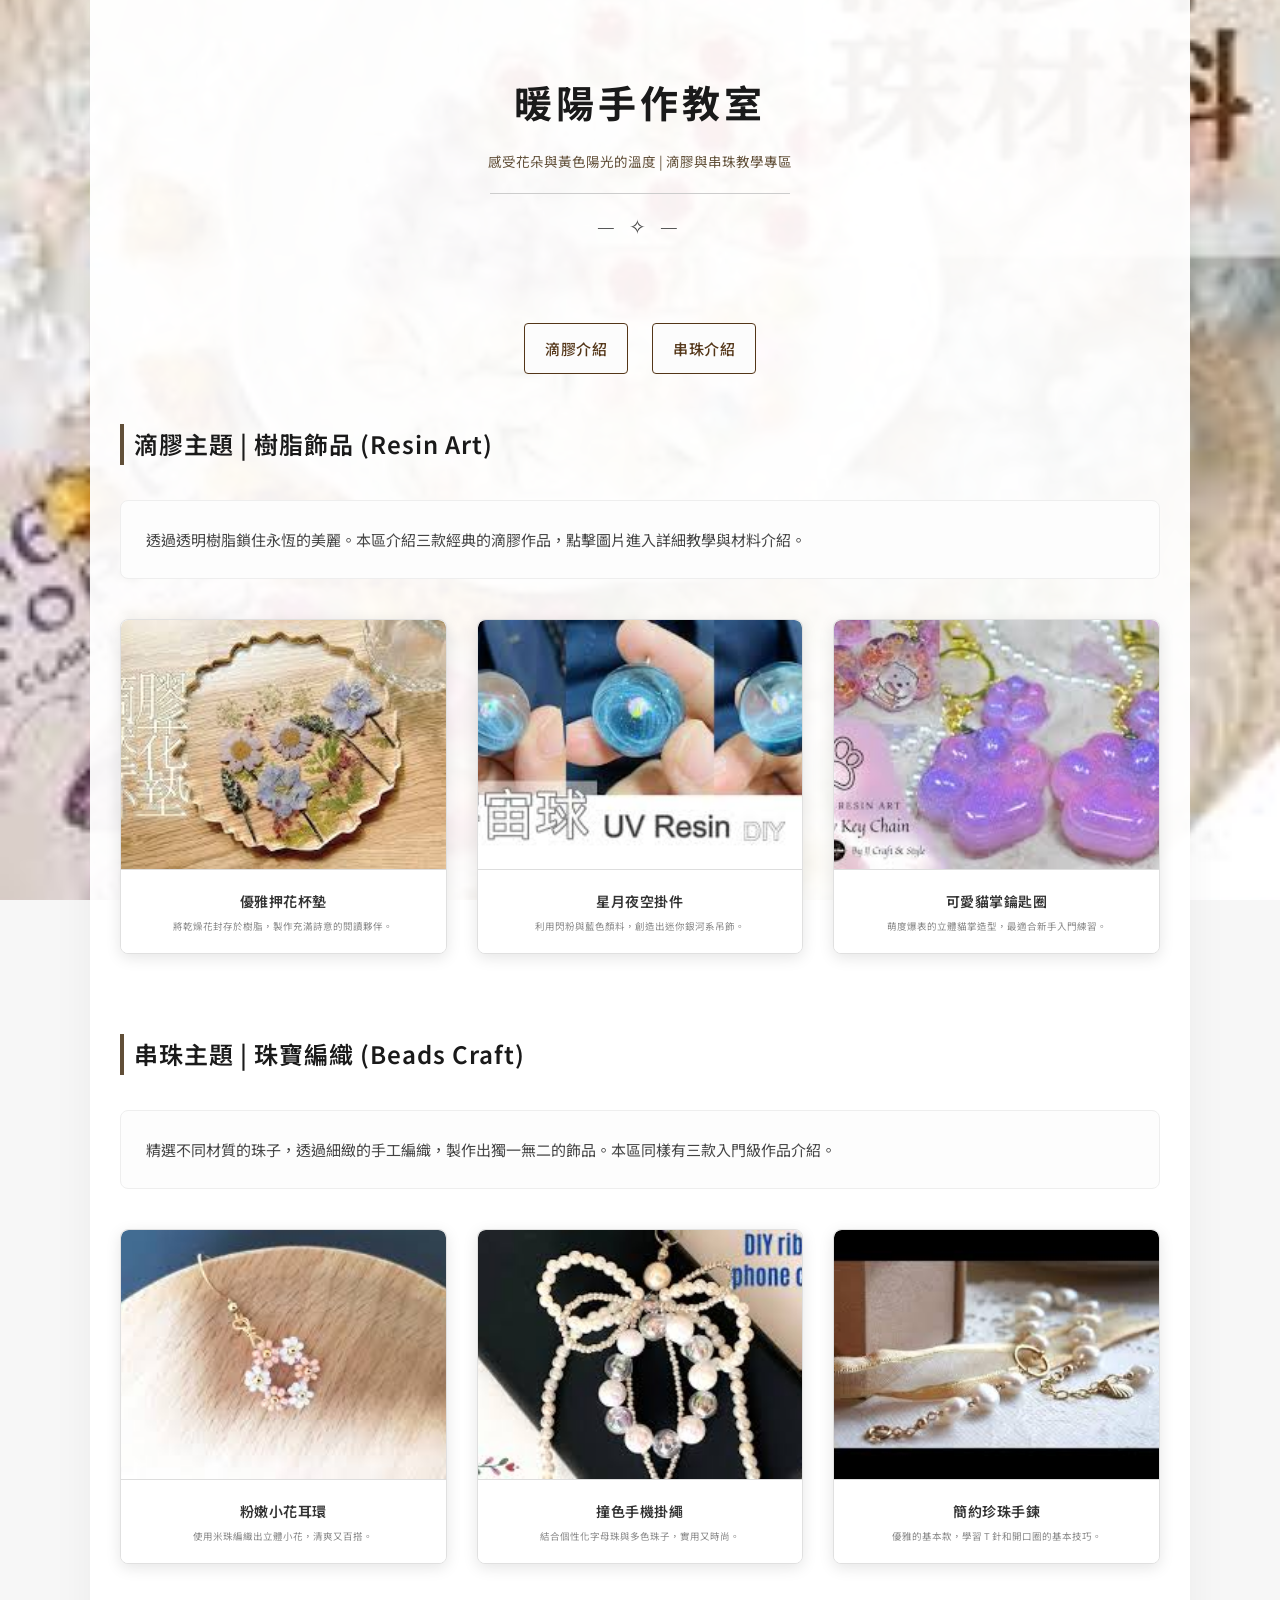
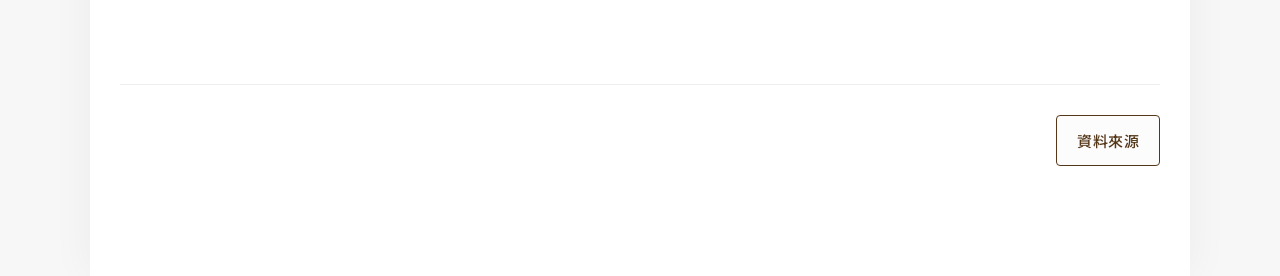
<file: index.html>
<!DOCTYPE html>
<html lang="zh-Hant">
<head>
    <meta charset="UTF-8" />
    <meta name="viewport" content="width=device-width, initial-scale=1.0" />
    <title>手作主題館 | 滴膠與串珠</title>
    <link href="https://fonts.googleapis.com/css2?family=Noto+Sans+TC:wght@300;400;500;700&display=swap" rel="stylesheet">
    
    <link rel="stylesheet" href="style.css"> 
</head>

<body>
    <div class="container">
        <header>
            <h1> 暖陽手作教室 </h1>
            <p>感受花朵與黃色陽光的溫度 | 滴膠與串珠教學專區</p>
        </header>

        <div style="text-align: center; margin-bottom: 50px;">
            <a href="#resin-section" class="menu-btn" style="margin-right: 20px;">滴膠介紹</a>
            <a href="#beads-section" class="menu-btn">串珠介紹</a>
			
        </div>

        <h2 id="resin-section" class="section-title">滴膠主題 | 樹脂飾品 (Resin Art)</h2>
        <p class="intro-text">
            透過透明樹脂鎖住永恆的美麗。本區介紹三款經典的滴膠作品，點擊圖片進入詳細教學與材料介紹。
        </p>

        <div class="gallery-grid">
            
            <a href="resin-bookmark.html" class="link-card">
               <div class="card-img-placeholder">
    <img src="[data-uri]" alt="押花書籤作品圖">
</div>
                <div class="card-info">
				
                    <h3>優雅押花杯墊</h3>
                    <p>將乾燥花封存於樹脂，製作充滿詩意的閱讀夥伴。</p>
                </div>
            </a>

            <a href="resin-moon.html" class="link-card">
               <div class="card-img-placeholder">
    <img src="[data-uri]" alt="押花書籤作品圖">
</div>
                <div class="card-info">
                    <h3>星月夜空掛件</h3>
                    <p>利用閃粉與藍色顏料，創造出迷你銀河系吊飾。</p>
                </div>
            </a>

            <a href="resin-catpaw.html" class="link-card">
               <div class="card-img-placeholder">
    <img src="[data-uri]" alt="押花書籤作品圖">
</div>
                <div class="card-info">
                    <h3>可愛貓掌鑰匙圈</h3>
                    <p>萌度爆表的立體貓掌造型，最適合新手入門練習。</p>
                </div>
            </a>

        </div>

        <div style="height: 80px;"></div> <h2 id="beads-section" class="section-title">串珠主題 | 珠寶編織 (Beads Craft)</h2>
        <p class="intro-text">
            精選不同材質的珠子，透過細緻的手工編織，製作出獨一無二的飾品。本區同樣有三款入門級作品介紹。
        </p>

        <div class="gallery-grid">
            
            <a href="beads-flower-earring.html" class="link-card">
                <div class="card-img-placeholder">
    <img src="[data-uri]" alt="押花書籤作品圖">
</div>
                <div class="card-info">
                    <h3>粉嫩小花耳環</h3>
                    <p>使用米珠編織出立體小花，清爽又百搭。</p>
                </div>
            </a>

            <a href="beads-phone-strap.html" class="link-card">
               <div class="card-img-placeholder">
    <img src="[data-uri]" alt="押花書籤作品圖">
</div>
                <div class="card-info">
                    <h3>撞色手機掛繩</h3>
                    <p>結合個性化字母珠與多色珠子，實用又時尚。</p>
                </div>
            </a>

            <a href="beads-pearl-bracelet.html" class="link-card">	
               <div class="card-img-placeholder">
    <img src="[data-uri]" alt="押花書籤作品圖">
</div>
                <div class="card-info">
                    <h3>簡約珍珠手鍊</h3>
                    <p>優雅的基本款，學習 T 針和開口圈的基本技巧。</p>
                </div>
            </a>

        </div>
		<footer class="footer-section" style="display: flex; justify-content: flex-end; margin-top: 120px; padding-bottom: 40px; border-top: 1px solid #eeeeee; padding-top: 30px; width: 100%;">
    <a href="references.html" class="menu-btn ref-corner-btn">資料來源</a>
</footer>
    </div>
    </div>
</body>
</html>
</file>
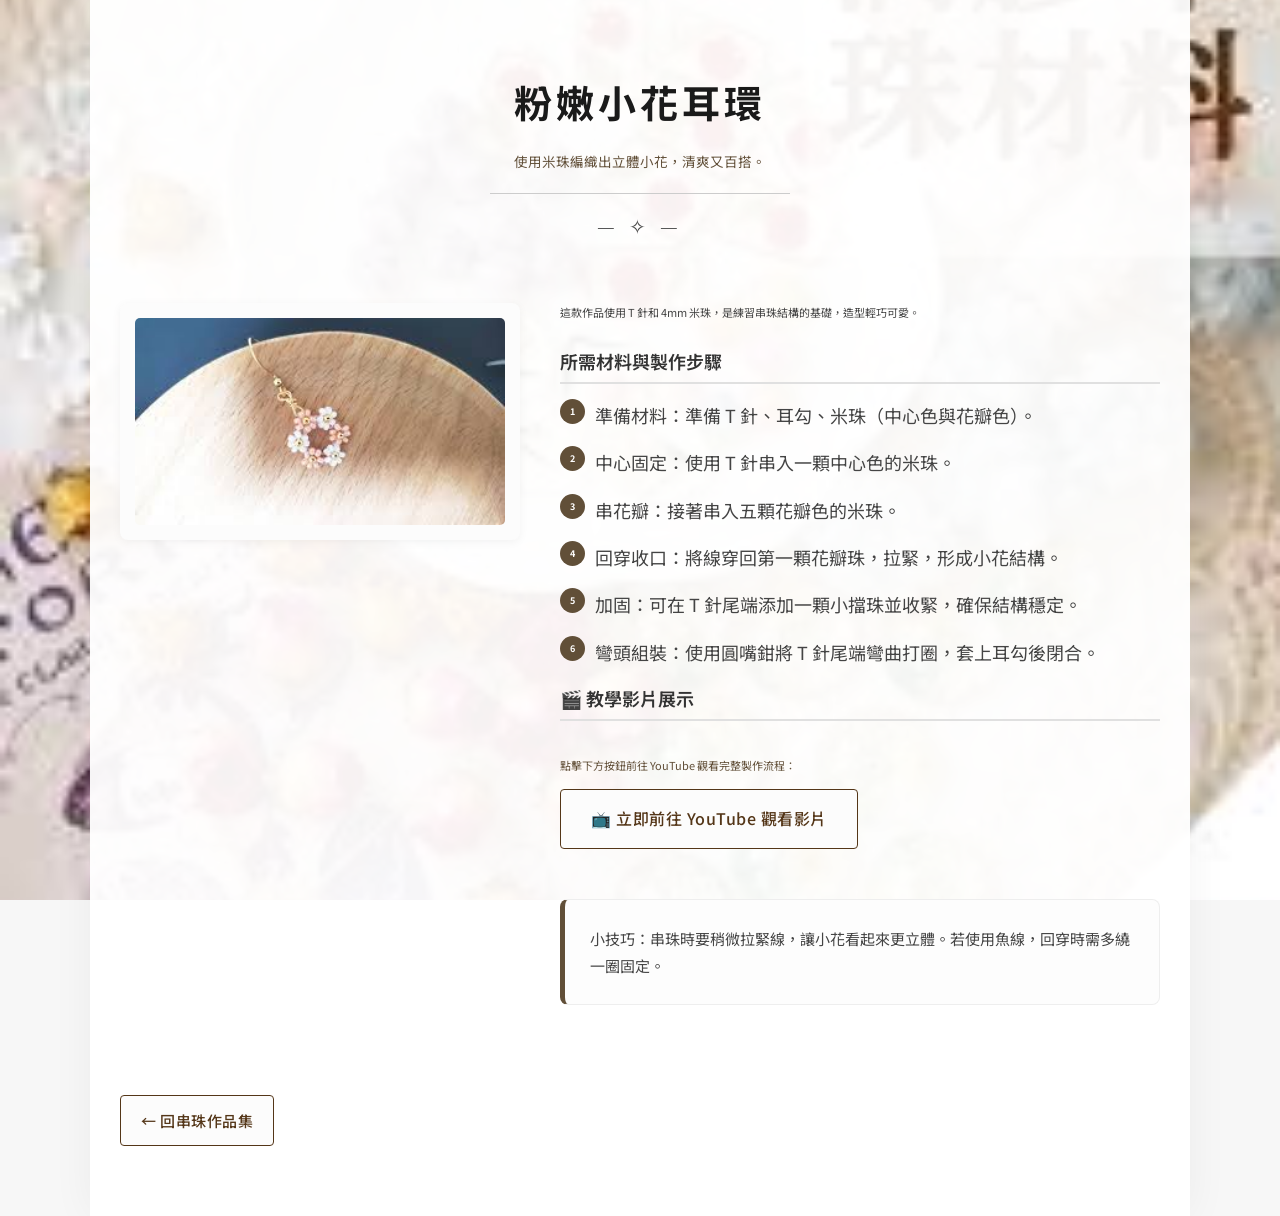
<file: beads-flower-earring.html>
<!DOCTYPE html>
<html lang="zh-Hant">
<head>
    <meta charset="UTF-8" />
    <meta name="viewport" content="width=device-width, initial-scale=1.0" />
    <title>串珠教學 | 粉嫩小花耳環</title>
    <link href="https://fonts.googleapis.com/css2?family=Noto+Sans+TC:wght@300;400;500;700&display=swap" rel="stylesheet">
    <link rel="stylesheet" href="style.css"> 
</head>
<body>
    <div class="container">
        <header style="margin-bottom: 30px;">
            <h1>粉嫩小花耳環</h1>
            <p>使用米珠編織出立體小花，清爽又百搭。</p>
        </header>

        <div class="detail-layout">
            <div class="image-col">
                <img src="[data-uri]" alt="粉嫩小花耳環成品圖">
            </div>

            <div class="content-col">
                <p style="margin-bottom: 25px; font-size: 1.1rem; color: #444;">
                    這款作品使用 T 針和 4mm 米珠，是練習串珠結構的基礎，造型輕巧可愛。
                </p>
                
                <h4>所需材料與製作步驟</h4>
                <ol>
                    <li>準備材料：準備 T 針、耳勾、米珠（中心色與花瓣色）。</li>
                    <li>中心固定：使用 T 針串入一顆中心色的米珠。</li>
                    <li>串花瓣：接著串入五顆花瓣色的米珠。</li>
                    <li>回穿收口：將線穿回第一顆花瓣珠，拉緊，形成小花結構。</li>
                    <li>加固：可在 T 針尾端添加一顆小擋珠並收緊，確保結構穩定。</li>
                    <li>彎頭組裝：使用圓嘴鉗將 T 針尾端彎曲打圈，套上耳勾後閉合。</li>
                </ol>
<div class="video-section">
    
   <div class="video-section">
    <h4>🎬 教學影片展示</h4>
    <div class="video-link-wrapper">
        <p style="margin-bottom: 15px; font-size: 1.1rem; color: #614f38;">點擊下方按鈕前往 YouTube 觀看完整製作流程：</p>
        
        <a href="https://youtu.be/4RYVJ918F64?si=jxewSCcVei2jNrDi" target="_blank" class="menu-btn video-btn">
            📺 立即前往 YouTube 觀看影片
        </a>
    </div>
</div>
</div>
                <div class="intro-text" style="margin-top: 30px; border-left: 5px solid #614f38;">
                    小技巧：串珠時要稍微拉緊線，讓小花看起來更立體。若使用魚線，回穿時需多繞一圈固定。
                </div>
            </div>
        </div>
        
        <a href="index.html#beads-section" class="menu-btn">← 回串珠作品集</a>
    </div>
</body>
</html>
</file>
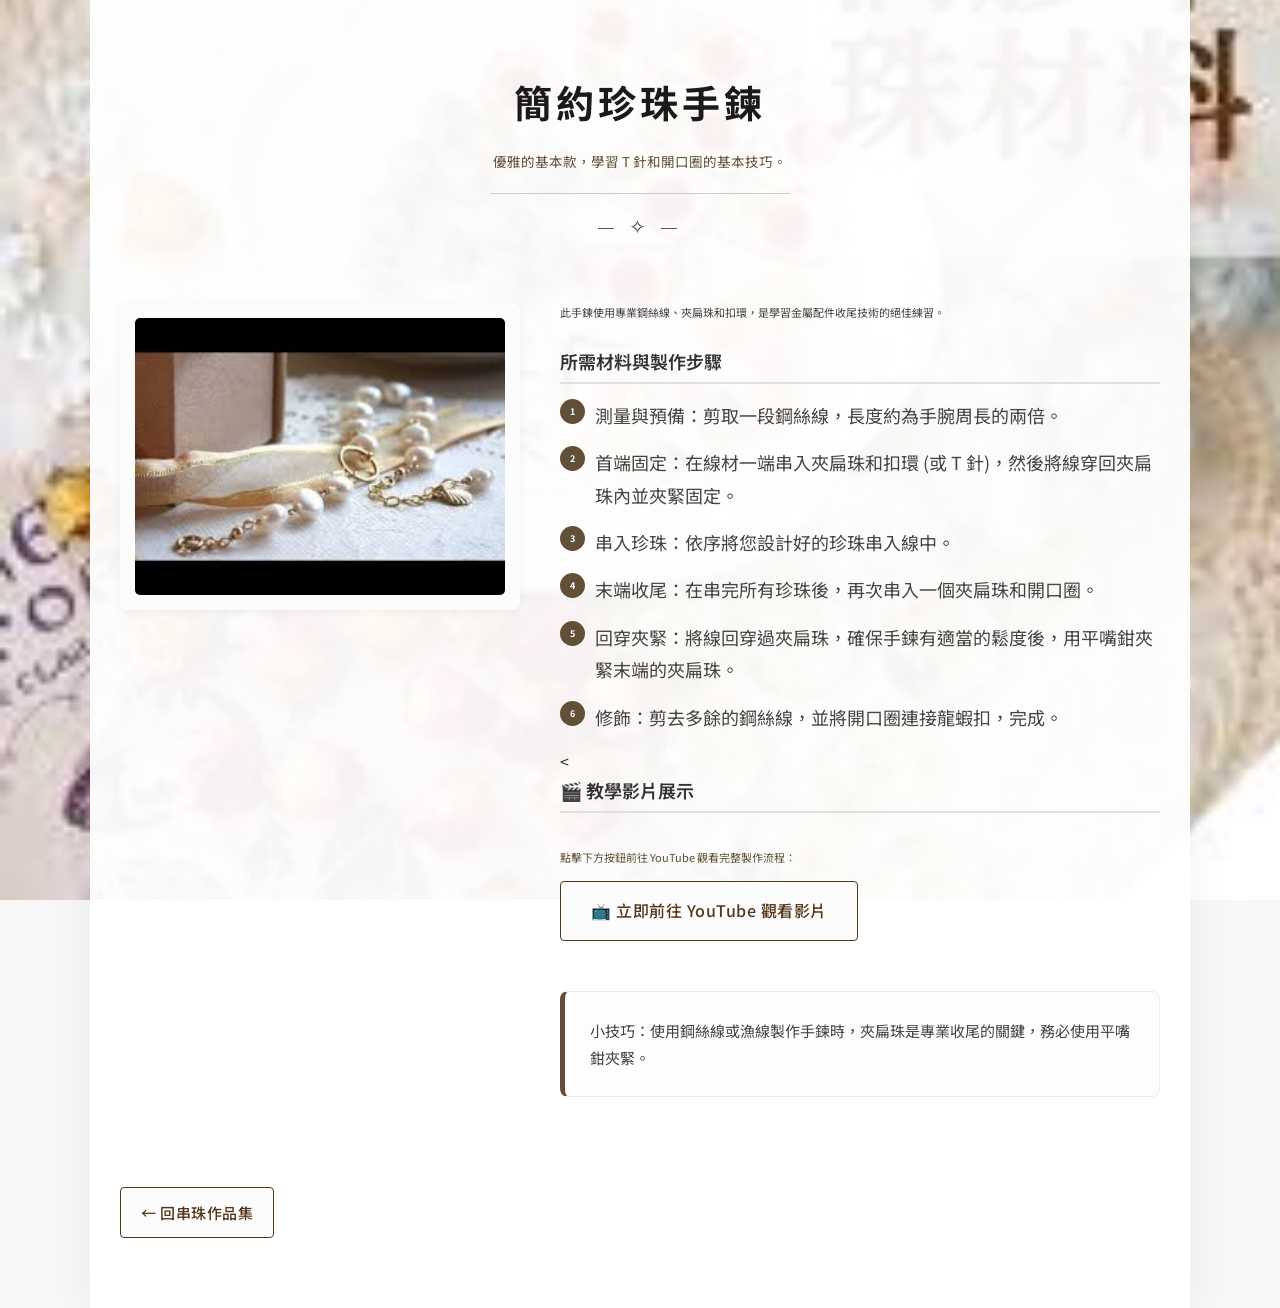
<file: beads-pearl-bracelet.html>
<!DOCTYPE html>
<html lang="zh-Hant">
<head>
    <meta charset="UTF-8" />
    <meta name="viewport" content="width=device-width, initial-scale=1.0" />
    <title>串珠教學 | 簡約珍珠手鍊</title>
    <link href="https://fonts.googleapis.com/css2?family=Noto+Sans+TC:wght@300;400;500;700&display=swap" rel="stylesheet">
    <link rel="stylesheet" href="style.css"> 
</head>
<body>
    <div class="container">
        <header style="margin-bottom: 30px;">
            <h1>簡約珍珠手鍊</h1>
            <p>優雅的基本款，學習 T 針和開口圈的基本技巧。</p>
        </header>

        <div class="detail-layout">
            <div class="image-col">
                <img src="[data-uri]" alt="簡約珍珠手鍊成品圖">
            </div>

            <div class="content-col">
                <p style="margin-bottom: 25px; font-size: 1.1rem; color: #444;">
                    此手鍊使用專業鋼絲線、夾扁珠和扣環，是學習金屬配件收尾技術的絕佳練習。
                </p>
                
                <h4>所需材料與製作步驟</h4>
                <ol>
                    <li>測量與預備：剪取一段鋼絲線，長度約為手腕周長的兩倍。</li>
                    <li>首端固定：在線材一端串入夾扁珠和扣環 (或 T 針)，然後將線穿回夾扁珠內並夾緊固定。</li>
                    <li>串入珍珠：依序將您設計好的珍珠串入線中。</li>
                    <li>末端收尾：在串完所有珍珠後，再次串入一個夾扁珠和開口圈。</li>
                    <li>回穿夾緊：將線回穿過夾扁珠，確保手鍊有適當的鬆度後，用平嘴鉗夾緊末端的夾扁珠。</li>
                    <li>修飾：剪去多餘的鋼絲線，並將開口圈連接龍蝦扣，完成。</li>
                </ol>
<div class="video-section">
    <
    <div class="video-section">
    <h4>🎬 教學影片展示</h4>
    <div class="video-link-wrapper">
        <p style="margin-bottom: 15px; font-size: 1.1rem; color: #614f38;">點擊下方按鈕前往 YouTube 觀看完整製作流程：</p>
        
        <a href="https://youtu.be/Ltup6cgF3T8?si=4Ou9iCifKHCEwput" target="_blank" class="menu-btn video-btn">
            📺 立即前往 YouTube 觀看影片
        </a>
    </div>
</div>
</div>
                <div class="intro-text" style="margin-top: 30px; border-left: 5px solid #614f38;">
                    小技巧：使用鋼絲線或漁線製作手鍊時，夾扁珠是專業收尾的關鍵，務必使用平嘴鉗夾緊。
                </div>
            </div>
        </div>
        
        <a href="index.html#beads-section" class="menu-btn">← 回串珠作品集</a>
    </div>
</body>
</html>
</file>
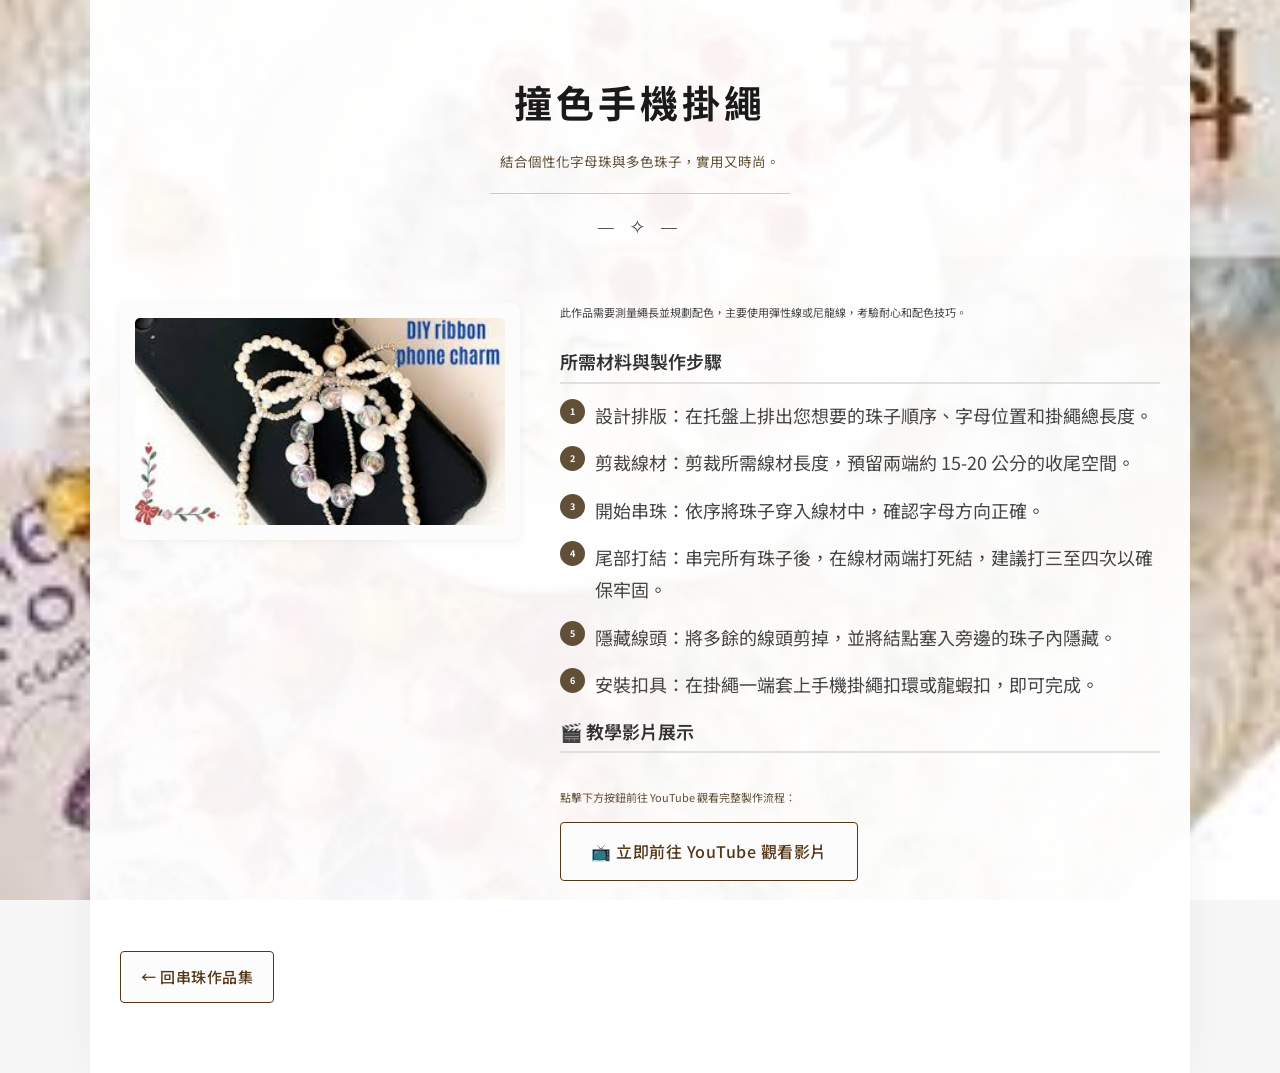
<file: beads-phone-strap.html>
<!DOCTYPE html>
<html lang="zh-Hant">
<head>
    <meta charset="UTF-8" />
    <meta name="viewport" content="width=device-width, initial-scale=1.0" />
    <title>串珠教學 | 撞色手機掛繩</title>
    <link href="https://fonts.googleapis.com/css2?family=Noto+Sans+TC:wght@300;400;500;700&display=swap" rel="stylesheet">
    <link rel="stylesheet" href="style.css"> 
</head>
<body>
    <div class="container">
        <header style="margin-bottom: 30px;">
            <h1>撞色手機掛繩</h1>
            <p>結合個性化字母珠與多色珠子，實用又時尚。</p>
        </header>

        <div class="detail-layout">
            <div class="image-col">
                <img src="[data-uri]" alt="撞色手機掛繩成品圖">
            </div>

            <div class="content-col">
                <p style="margin-bottom: 25px; font-size: 1.1rem; color: #444;">
                    此作品需要測量繩長並規劃配色，主要使用彈性線或尼龍線，考驗耐心和配色技巧。
                </p>
                
                <h4>所需材料與製作步驟</h4>
                <ol>
                    <li>設計排版：在托盤上排出您想要的珠子順序、字母位置和掛繩總長度。</li>
                    <li>剪裁線材：剪裁所需線材長度，預留兩端約 15-20 公分的收尾空間。</li>
                    <li>開始串珠：依序將珠子穿入線材中，確認字母方向正確。</li>
                    <li>尾部打結：串完所有珠子後，在線材兩端打死結，建議打三至四次以確保牢固。</li>
                    <li>隱藏線頭：將多餘的線頭剪掉，並將結點塞入旁邊的珠子內隱藏。</li>
                    <li>安裝扣具：在掛繩一端套上手機掛繩扣環或龍蝦扣，即可完成。</li>
                </ol>
				<div class="video-section">
    
   <div class="video-section">
    <h4>🎬 教學影片展示</h4>
    <div class="video-link-wrapper">
        <p style="margin-bottom: 15px; font-size: 1.1rem; color: #614f38;">點擊下方按鈕前往 YouTube 觀看完整製作流程：</p>
        
        <a href="https://youtu.be/x-xmSO4dxz0?si=LyqzGyNZPRtW6HY0" target="_blank" class="menu-btn video-btn">
            📺 立即前往 YouTube 觀看影片
        </a>
    </div>
</div>
</div>
            </div>
        </div>
        
        <a href="index.html#beads-section" class="menu-btn">← 回串珠作品集</a>
    </div>
</body>
</html>
</file>
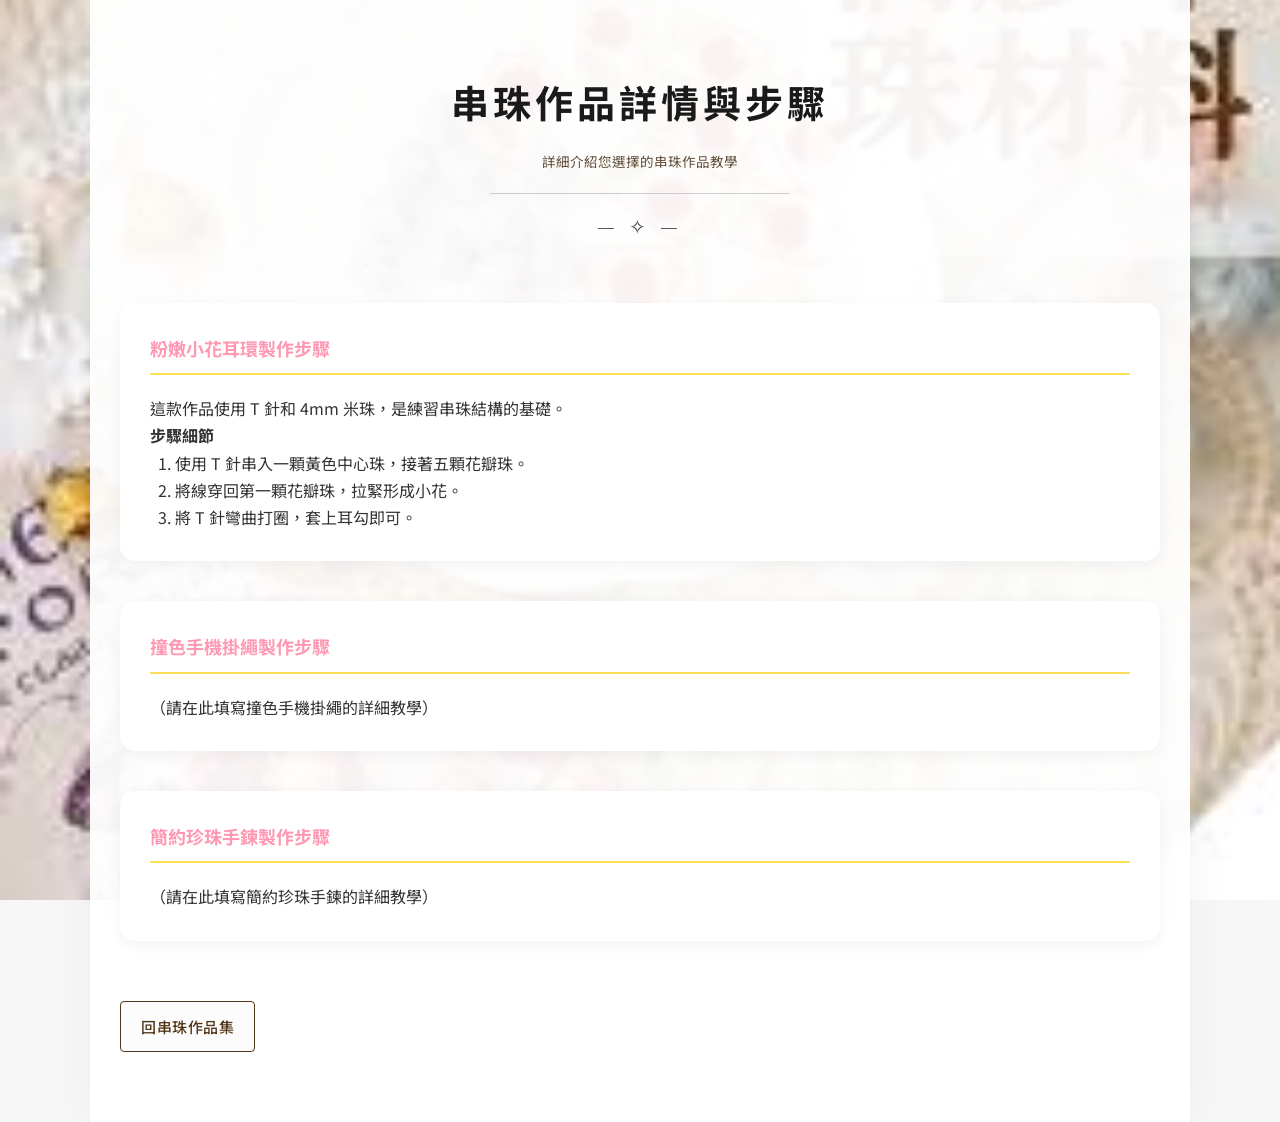
<file: beads.html>
<!DOCTYPE html>
<html lang="zh-Hant">
<head>
    <meta charset="UTF-8" />
    <meta name="viewport" content="width=device-width, initial-scale=1.0" />
    <title>串珠作品詳細教學</title>
    <link href="https://fonts.googleapis.com/css2?family=Noto+Sans+TC:wght@300;400;500;700&display=swap" rel="stylesheet">
    <link rel="stylesheet" href="style.css"> 
    <style>
        /* 專門為內容頁設計的樣式 (與 resin.html 相同，保持一致性) */
        .content-block {
            padding: 30px;
            background: white;
            border-radius: 15px;
            box-shadow: 0 4px 15px rgba(0, 0, 0, 0.05);
            margin-bottom: 40px;
        }
        .content-block h3 {
            font-size: 1.8rem;
            color: #ff99b3;
            border-bottom: 2px solid #ffde59;
            padding-bottom: 10px;
            margin-bottom: 20px;
        }
        .content-block ol {
            padding-left: 25px;
        }
        .back-btn {
            display: inline-block;
            margin-top: 20px;
        }
    </style>
</head>
<body>
    <div class="container">
        <header style="margin-bottom: 30px;">
            <h1>串珠作品詳情與步驟</h1>
            <p>詳細介紹您選擇的串珠作品教學</p>
        </header>

        <div id="flower-earring" class="content-block">
            <h3>粉嫩小花耳環製作步驟</h3>
            <p>這款作品使用 T 針和 4mm 米珠，是練習串珠結構的基礎。</p>
            <h4>步驟細節</h4>
            <ol>
                <li>使用 T 針串入一顆黃色中心珠，接著五顆花瓣珠。</li>
                <li>將線穿回第一顆花瓣珠，拉緊形成小花。</li>
                <li>將 T 針彎曲打圈，套上耳勾即可。</li>
            </ol>
        </div>

        <div id="phone-strap" class="content-block">
            <h3>撞色手機掛繩製作步驟</h3>
            <p>（請在此填寫撞色手機掛繩的詳細教學）</p>
        </div>

        <div id="pearl-bracelet" class="content-block">
            <h3>簡約珍珠手鍊製作步驟</h3>
            <p>（請在此填寫簡約珍珠手鍊的詳細教學）</p>
        </div>

        <a href="index.html#beads-section" class="menu-btn back-btn">回串珠作品集</a>
    </div>
</body>
</html>
</file>
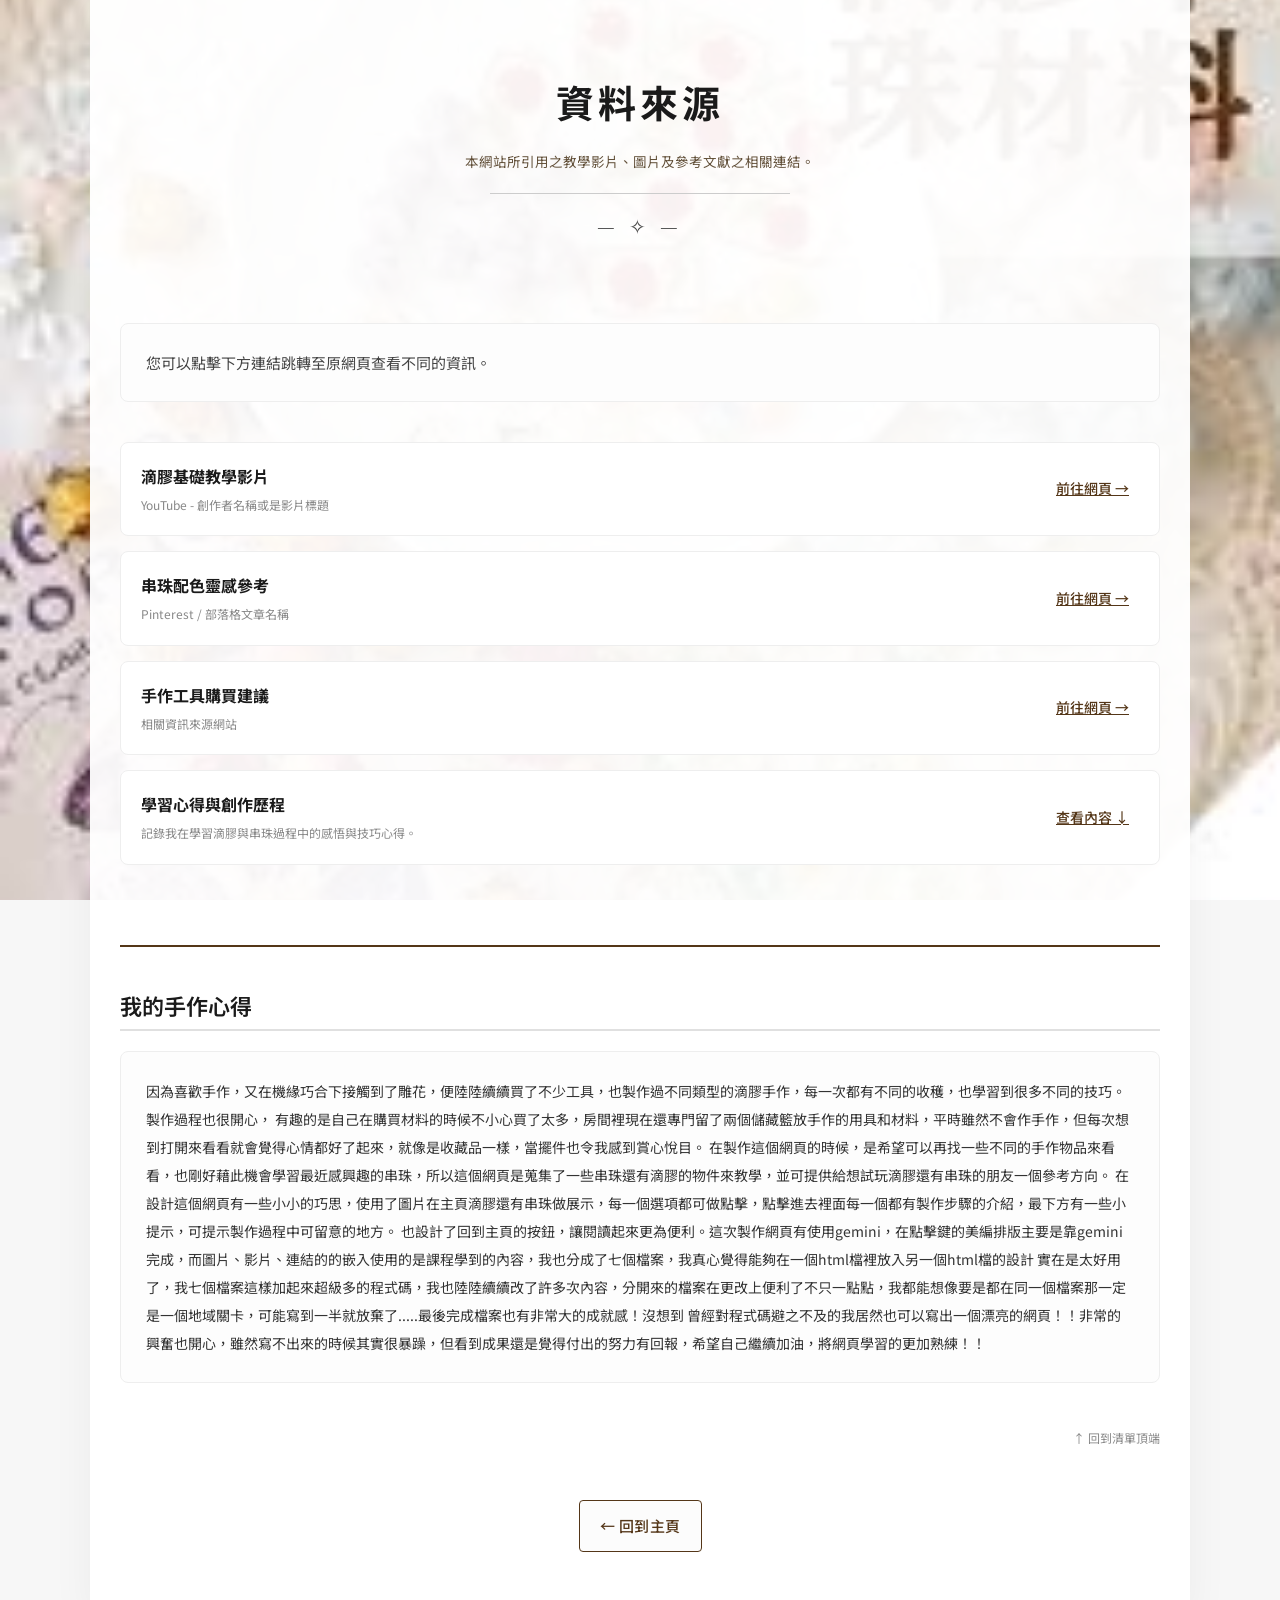
<file: references.html>
<!DOCTYPE html>
<html lang="zh-Hant">
<head>
    <meta charset="UTF-8" />
    <meta name="viewport" content="width=device-width, initial-scale=1.0" />
    <title>資料來源 | 高質感手作工坊</title>
    <link href="https://fonts.googleapis.com/css2?family=Noto+Sans+TC:wght@300;400;500;700&display=swap" rel="stylesheet">
    <link rel="stylesheet" href="style.css"> 
    <style>
        /* 針對資料來源頁面的特別微調 */
        .ref-list {
            list-style: none;
            padding: 0;
            margin-top: 30px;
        }
        .ref-item {
            background: #ffffff;
            border: 1px solid #eeeeee;
            padding: 20px;
            margin-bottom: 15px;
            border-radius: 8px;
            display: flex;
            justify-content: space-between;
            align-items: center;
            transition: all 0.3s ease;
        }
        .ref-item:hover {
            border-color: #543618;
            transform: translateX(5px);
            box-shadow: 0 4px 12px rgba(0,0,0,0.05);
        }
        .ref-info h5 {
            font-size: 1.6rem;
            color: #1a1a1a;
            margin-bottom: 5px;
        }
        .ref-info p {
            font-size: 1.2rem;
            color: #888;
        }
        .ref-link-btn {
            font-size: 1.4rem;
            color: #543618;
            font-weight: 500;
            text-decoration: underline;
            padding: 10px;
        }
        .ref-link-btn:hover {
            color: #000;
        }
    </style>
</head>
<body>
    <div class="container">
        <header>
            <h1>資料來源</h1>
            <p>本網站所引用之教學影片、圖片及參考文獻之相關連結。</p>
        </header>

        <section class="intro-text">
            您可以點擊下方連結跳轉至原網頁查看不同的資訊。
        </section>

        <ul class="ref-list">
            
            <li class="ref-item">
                <div class="ref-info">
                    <h5>滴膠基礎教學影片</h5>
                    <p>YouTube - 創作者名稱或是影片標題</p>
                </div>
                <a href="https://www.youtube.com/watch?v=HpHELoDwuUQ" target="_blank" class="ref-link-btn">前往網頁 →</a>
            </li>

            <li class="ref-item">
                <div class="ref-info">
                    <h5>串珠配色靈感參考</h5>
                    <p>Pinterest / 部落格文章名稱</p>
                </div>
                <a href="https://www.instagram.com/reel/DFVHdA6tR4z/" target="_blank" class="ref-link-btn">前往網頁 →</a>
            </li>

            <li class="ref-item">
                <div class="ref-info">
                    <h5>手作工具購買建議</h5>
                    <p>相關資訊來源網站</p>
                </div>
                <a href="https://youtu.be/pyHtiF6XXK0?si=ey4X0fdn8kbxbjIM" target="_blank" class="ref-link-btn">前往網頁 →</a>
            </li>
			
			<li class="ref-item">
    <div class="ref-info">
        <h5>學習心得與創作歷程</h5>
        <p>記錄我在學習滴膠與串珠過程中的感悟與技巧心得。</p>
    </div>
    <a href="#my-reflection" class="ref-link-btn">查看內容 ↓</a>
</li>

<div id="my-reflection" class="content-col" style="margin-top: 80px; padding-top: 40px; border-top: 2px solid #543618;">
    <h4 style="font-size: 2.2rem; color: #1a1a1a; margin-bottom: 20px;">我的手作心得</h4>
    <div class="intro-text" style="font-size: 1.4rem; line-height: 2; color: #333;">
        因為喜歡手作，又在機緣巧合下接觸到了雕花，便陸陸續續買了不少工具，也製作過不同類型的滴膠手作，每一次都有不同的收穫，也學習到很多不同的技巧。製作過程也很開心，
		有趣的是自己在購買材料的時候不小心買了太多，房間裡現在還專門留了兩個儲藏籃放手作的用具和材料，平時雖然不會作手作，但每次想到打開來看看就會覺得心情都好了起來，就像是收藏品一樣，當擺件也令我感到賞心悅目。
		在製作這個網頁的時候，是希望可以再找一些不同的手作物品來看看，也剛好藉此機會學習最近感興趣的串珠，所以這個網頁是蒐集了一些串珠還有滴膠的物件來教學，並可提供給想試玩滴膠還有串珠的朋友一個參考方向。
		在設計這個網頁有一些小小的巧思，使用了圖片在主頁滴膠還有串珠做展示，每一個選項都可做點擊，點擊進去裡面每一個都有製作步驟的介紹，最下方有一些小提示，可提示製作過程中可留意的地方。
		也設計了回到主頁的按鈕，讓閱讀起來更為便利。這次製作網頁有使用gemini，在點擊鍵的美編排版主要是靠gemini完成，而圖片、影片、連結的的嵌入使用的是課程學到的內容，我也分成了七個檔案，我真心覺得能夠在一個html檔裡放入另一個html檔的設計
		實在是太好用了，我七個檔案這樣加起來超級多的程式碼，我也陸陸續續改了許多次內容，分開來的檔案在更改上便利了不只一點點，我都能想像要是都在同一個檔案那一定是一個地域關卡，可能寫到一半就放棄了.....最後完成檔案也有非常大的成就感！沒想到
		曾經對程式碼避之不及的我居然也可以寫出一個漂亮的網頁！！非常的興奮也開心，雖然寫不出來的時候其實很暴躁，但看到成果還是覺得付出的努力有回報，希望自己繼續加油，將網頁學習的更加熟練！！
    </div>
    
    <div style="text-align: right;">
        <a href="#" style="font-size: 1.2rem; color: #888; text-decoration: none;">↑ 回到清單頂端</a>
    </div>
</div>

            </ul>

        <div style="margin-top: 50px; text-align: center;">
            <a href="index.html" class="menu-btn">← 回到主頁</a>
        </div>
    </div>
</body>
</html>
</file>
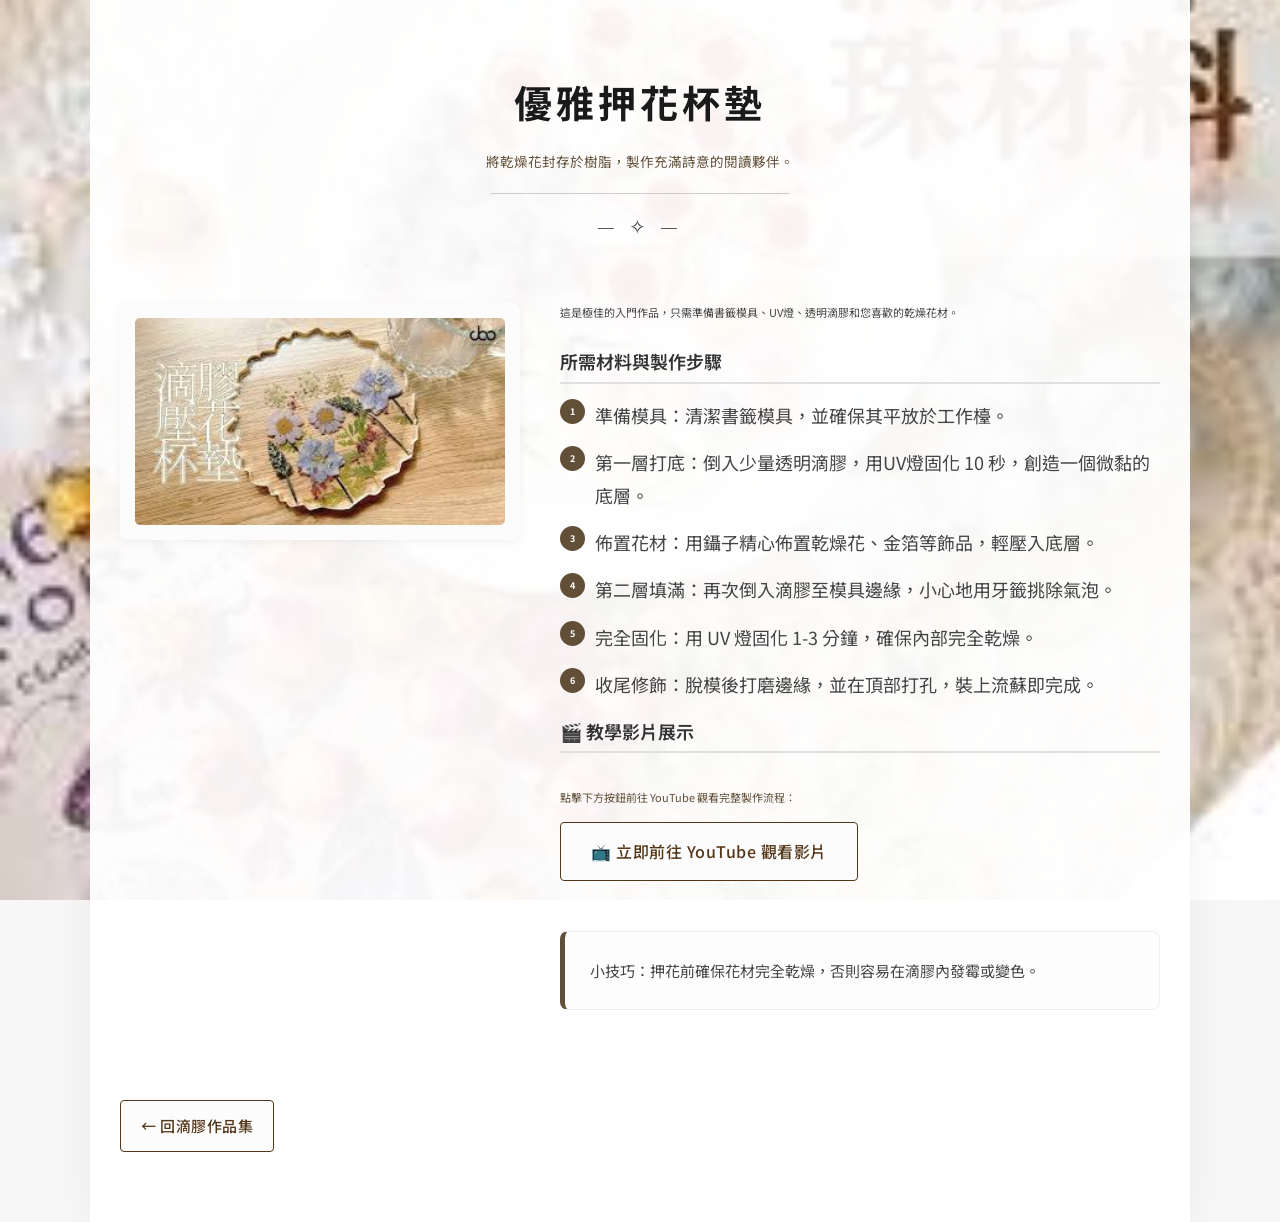
<file: resin-bookmark.html>
<!DOCTYPE html>
<html lang="zh-Hant">
<head>
    <meta charset="UTF-8" />
    <meta name="viewport" content="width=device-width, initial-scale=1.0" />
    <title>滴膠教學 | 優雅押花杯墊</title>
    <link href="https://fonts.googleapis.com/css2?family=Noto+Sans+TC:wght@300;400;500;700&display=swap" rel="stylesheet">
    <link rel="stylesheet" href="style.css"> 
</head>
<body>
    <div class="container">
        <header style="margin-bottom: 30px;">
            <h1>優雅押花杯墊</h1>
            <p>將乾燥花封存於樹脂，製作充滿詩意的閱讀夥伴。</p>
        </header>

        <div class="detail-layout">
            <div class="image-col">
                <img src="[data-uri]" alt="押花書籤成品圖">
                </div>

            <div class="content-col">
                <p style="margin-bottom: 25px; font-size: 1.1rem; color: #444;">
                    這是極佳的入門作品，只需準備書籤模具、UV燈、透明滴膠和您喜歡的乾燥花材。
                </p>
                
                <h4>所需材料與製作步驟</h4>
                <ol>
                    <li>準備模具：清潔書籤模具，並確保其平放於工作檯。</li>
                    <li>第一層打底：倒入少量透明滴膠，用UV燈固化 10 秒，創造一個微黏的底層。</li>
                    <li>佈置花材：用鑷子精心佈置乾燥花、金箔等飾品，輕壓入底層。</li>
                    <li>第二層填滿：再次倒入滴膠至模具邊緣，小心地用牙籤挑除氣泡。</li>
                    <li>完全固化：用 UV 燈固化 1-3 分鐘，確保內部完全乾燥。</li>
                    <li>收尾修飾：脫模後打磨邊緣，並在頂部打孔，裝上流蘇即完成。</li>
                </ol>
<div class="video-section">
    
   <div class="video-section">
    <h4>🎬 教學影片展示</h4>
    <div class="video-link-wrapper">
        <p style="margin-bottom: 15px; font-size: 1.1rem; color: #614f38;">點擊下方按鈕前往 YouTube 觀看完整製作流程：</p>
        
        <a href="https://youtu.be/VXWlwlnHugc?si=ICMzOZ-YTxiC0XZQ" target="_blank" class="menu-btn video-btn">
            📺 立即前往 YouTube 觀看影片
        </a>
    </div>
</div>
</div>
                <div class="intro-text" style="margin-top: 30px; border-left: 5px solid #614f38;">
                    小技巧：押花前確保花材完全乾燥，否則容易在滴膠內發霉或變色。
                </div>
            </div>
        </div>
        
        <a href="index.html#resin-section" class="menu-btn">← 回滴膠作品集</a>
    </div>
</body>
</html>
</file>
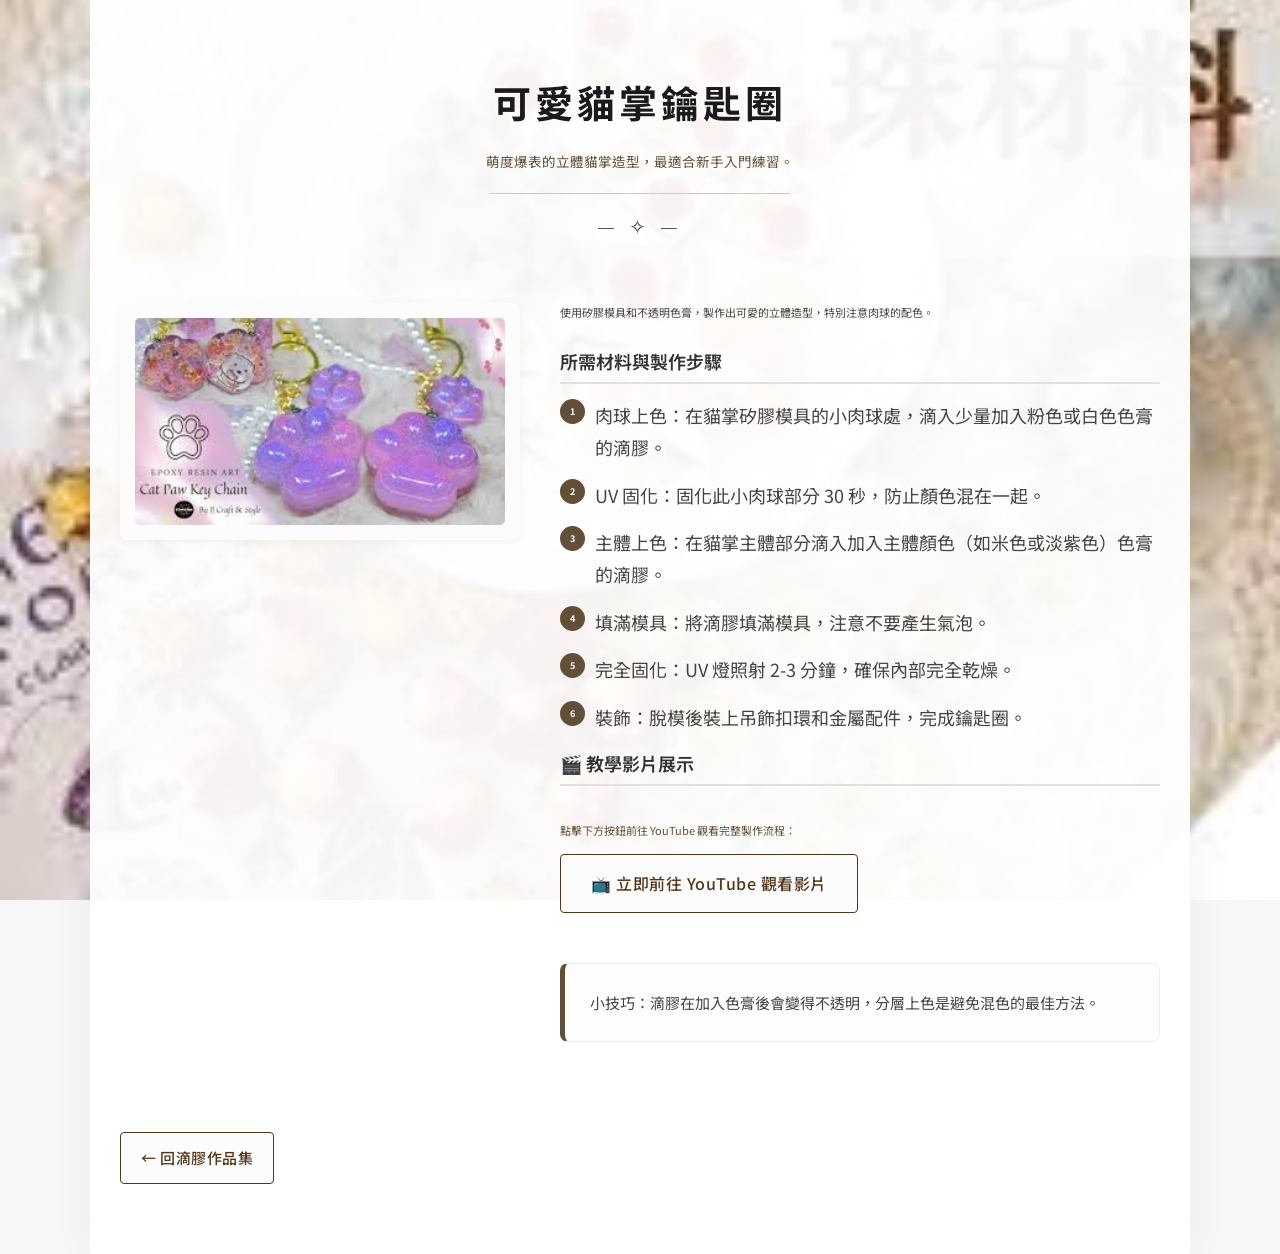
<file: resin-catpaw.html>
<!DOCTYPE html>
<html lang="zh-Hant">
<head>
    <meta charset="UTF-8" />
    <meta name="viewport" content="width=device-width, initial-scale=1.0" />
    <title>滴膠教學 | 可愛貓掌鑰匙圈</title>
    <link href="https://fonts.googleapis.com/css2?family=Noto+Sans+TC:wght@300;400;500;700&display=swap" rel="stylesheet">
    <link rel="stylesheet" href="style.css"> 
</head>
<body>
    <div class="container">
        <header style="margin-bottom: 30px;">
            <h1>可愛貓掌鑰匙圈</h1>
            <p>萌度爆表的立體貓掌造型，最適合新手入門練習。</p>
        </header>

        <div class="detail-layout">
            <div class="image-col">
                <img src="[data-uri]" alt="可愛貓掌鑰匙圈成品圖">
            </div>

            <div class="content-col">
                <p style="margin-bottom: 25px; font-size: 1.1rem; color: #444;">
                    使用矽膠模具和不透明色膏，製作出可愛的立體造型，特別注意肉球的配色。
                </p>
                
                <h4>所需材料與製作步驟</h4>
                <ol>
                    <li>肉球上色：在貓掌矽膠模具的小肉球處，滴入少量加入粉色或白色色膏的滴膠。</li>
                    <li>UV 固化：固化此小肉球部分 30 秒，防止顏色混在一起。</li>
                    <li>主體上色：在貓掌主體部分滴入加入主體顏色（如米色或淡紫色）色膏的滴膠。</li>
                    <li>填滿模具：將滴膠填滿模具，注意不要產生氣泡。</li>
                    <li>完全固化：UV 燈照射 2-3 分鐘，確保內部完全乾燥。</li>
                    <li>裝飾：脫模後裝上吊飾扣環和金屬配件，完成鑰匙圈。</li>
                </ol>
<div class="video-section">
    
    <div class="video-section">
    <h4>🎬 教學影片展示</h4>
    <div class="video-link-wrapper">
        <p style="margin-bottom: 15px; font-size: 1.1rem; color: #614f38;">點擊下方按鈕前往 YouTube 觀看完整製作流程：</p>
        
        <a href="https://youtu.be/eTpv12oWuWk?si=zkBl7hFdueuinqLe" target="_blank" class="menu-btn video-btn">
            📺 立即前往 YouTube 觀看影片
        </a>
    </div>
</div>
</div>
                <div class="intro-text" style="margin-top: 30px; border-left: 5px solid #614f38;">
                    小技巧：滴膠在加入色膏後會變得不透明，分層上色是避免混色的最佳方法。
                </div>

                </div>
        </div>
        
        <a href="index.html#resin-section" class="menu-btn">← 回滴膠作品集</a>
    </div>
</body>
</html>
</file>
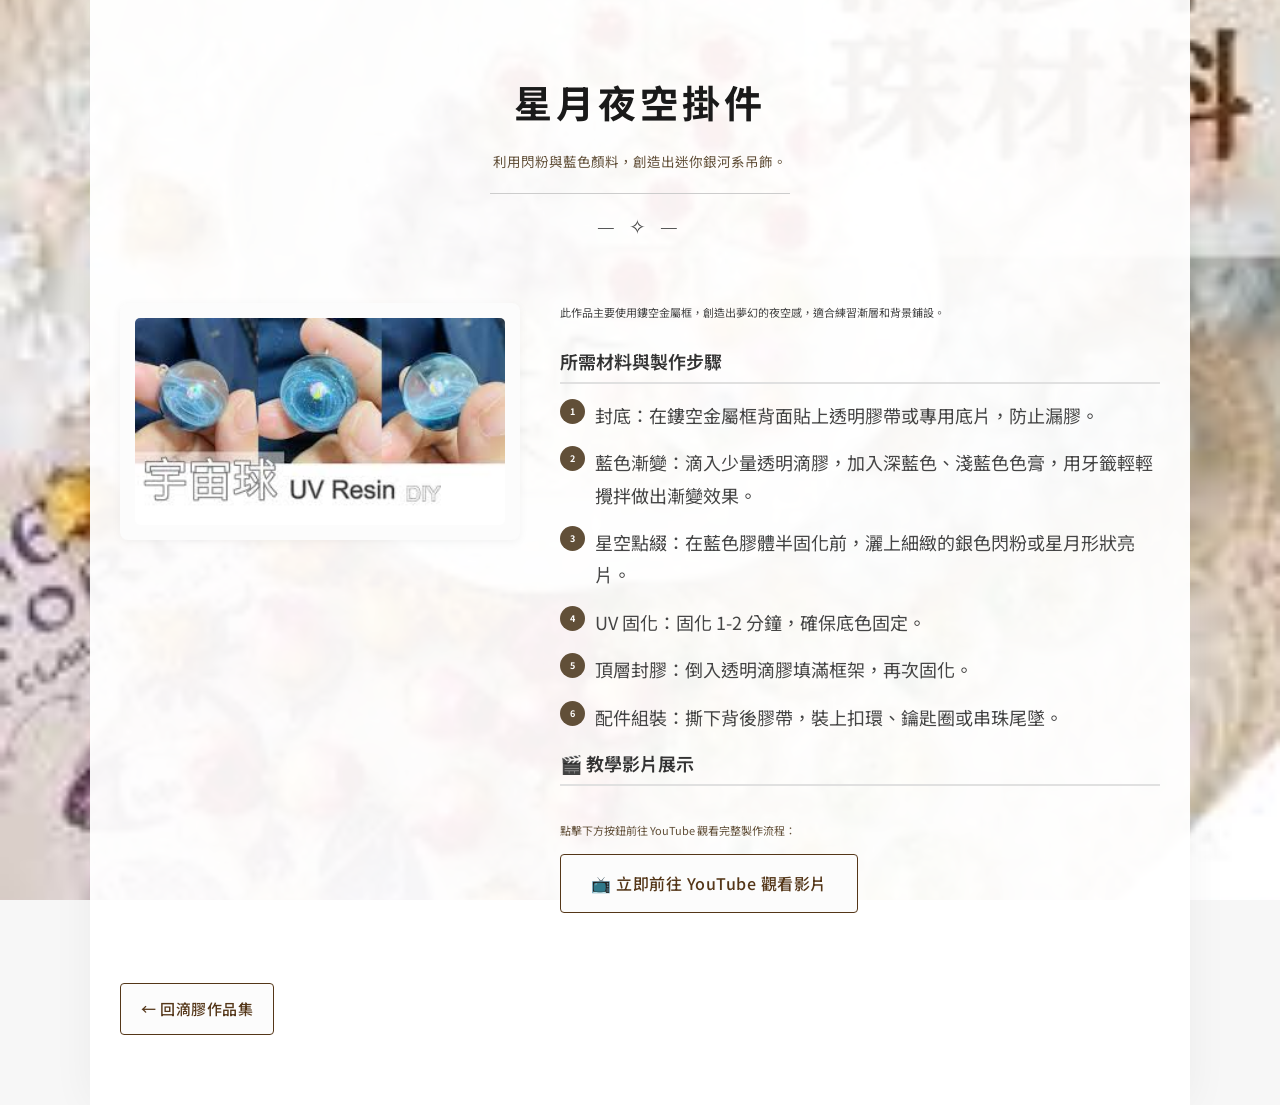
<file: resin-moon.html>
<!DOCTYPE html>
<html lang="zh-Hant">
<head>
    <meta charset="UTF-8" />
    <meta name="viewport" content="width=device-width, initial-scale=1.0" />
    <title>滴膠教學 | 星月夜空掛件</title>
    <link href="https://fonts.googleapis.com/css2?family=Noto+Sans+TC:wght@300;400;500;700&display=swap" rel="stylesheet">
    <link rel="stylesheet" href="style.css"> 
</head>
<body>
    <div class="container">
        <header style="margin-bottom: 30px;">
            <h1>星月夜空掛件</h1>
            <p>利用閃粉與藍色顏料，創造出迷你銀河系吊飾。</p>
        </header>

        <div class="detail-layout">
            <div class="image-col">
                <img src="[data-uri]" alt="星月夜空掛件成品圖">
            </div>

            <div class="content-col">
                <p style="margin-bottom: 25px; font-size: 1.1rem; color: #444;">
                    此作品主要使用鏤空金屬框，創造出夢幻的夜空感，適合練習漸層和背景鋪設。
                </p>
                
                <h4>所需材料與製作步驟</h4>
                <ol>
                    <li>封底：在鏤空金屬框背面貼上透明膠帶或專用底片，防止漏膠。</li>
                    <li>藍色漸變：滴入少量透明滴膠，加入深藍色、淺藍色色膏，用牙籤輕輕攪拌做出漸變效果。</li>
                    <li>星空點綴：在藍色膠體半固化前，灑上細緻的銀色閃粉或星月形狀亮片。</li>
                    <li>UV 固化：固化 1-2 分鐘，確保底色固定。</li>
                    <li>頂層封膠：倒入透明滴膠填滿框架，再次固化。</li>
                    <li>配件組裝：撕下背後膠帶，裝上扣環、鑰匙圈或串珠尾墜。</li>
					
                </ol>
				<div class="video-section">
   
    <div class="video-section">
    <h4>🎬 教學影片展示</h4>
    <div class="video-link-wrapper">
        <p style="margin-bottom: 15px; font-size: 1.1rem; color: #614f38;">點擊下方按鈕前往 YouTube 觀看完整製作流程：</p>
        
        <a href="https://youtu.be/R88ULwH-ilc?si=3r_7vq_66ntw8zWM" target="_blank" class="menu-btn video-btn">
            📺 立即前往 YouTube 觀看影片
        </a>
    </div>
</div>
</div>
            </div>
        </div>
        
        <a href="index.html#resin-section" class="menu-btn">← 回滴膠作品集</a>
    </div>
</body>
</html>
</file>
<file: style.css>
/* =======================================================
   style.css: 高質感簡約風格 CSS 樣式
   配色：黑、白、米白、深棕
   ======================================================= */

/* --- 基礎 Reset --- */
* { 
    margin: 0; 
    padding: 0; 
    box-sizing: border-box; 
    text-decoration: none;
}
html {
    font-size: 62.5%; /* 1rem = 10px 方便計算 */
}
body { 
    font-family: 'Noto Sans TC', sans-serif; 
    background: #f7f7f7; /* 淺灰色背景 */
    color: #333333; /* 標準深灰文字 */
    line-height: 1.7;
    font-size: 1.6rem;
}

/* *         ************* 二、網頁背景圖片調整區 ************* *         提示：請將 'YOUR-BG-IMAGE.jpg' 替換成您自己的圖片路徑或 URL。 
*         您可以調整 opacity 數值來控制圖片的深淺。
*/
body::before { 
    content: ""; 
    position: fixed; 
    top: 0; 
    left: 0; 
    width: 100vw; 
    height: 100vh; 
    background-image: url('[data-uri]'); 
    background-size: cover; 
    background-position: center; 
    opacity: 1; /* 保持圖片非常淡，增加高質感 */
    z-index: -1; 
}

/* --- 頁面主容器 (置中) --- */
.container { 
    max-width: 1100px; 
    margin: 0 auto; 
    padding: 70px 30px; 
    background: rgba(255, 255, 255, 0.95); /* 輕微透明白，確保內容清晰 */
    min-height: 100vh;
    box-shadow: 0 0 40px rgba(0, 0, 0, 0.05);
}

/* ====================================
   頁首 (Header)
   ==================================== */
header { 
    text-align: center; 
    margin-bottom: 50px; 
    padding-bottom: 30px;
    position: relative;
}
header h1 { 
    font-size: 3.8rem; 
    color: #1a1a1a; /* 黑色標題 */
    font-weight: 700; 
    letter-spacing: 4px; 
    margin-bottom: 15px;
}
header p { 
    font-size: 1.35rem; 
    color: #614f38; /* 深棕色副標 */
    font-weight: 400;
}

/* *         ************* 一、花邊設計 (Head Border) *************
*         模擬圖片中簡約的捲曲線條裝飾
*/
header::after {
    content: "— ✧ —"; /* 使用符號模擬中央裝飾 */
    display: block;
    width: 80%;
    max-width: 300px;
    margin: 20px auto 0;
    color: #444;
    font-size: 2rem;
    font-weight: 300;
    letter-spacing: 5px;
    border-top: 1px solid #cccccc; /* 簡約分隔線 */
    padding-top: 15px;
}


/* ====================================
   主題與段落分類樣式
   ==================================== */

/* 主題標題：類似於 H2 */
.section-title {
    font-size: 2.4rem;
    color: #1a1a1a; 
    margin-bottom: 35px;
    padding-left: 10px;
    border-left: 4px solid #614f38; /* 深棕色強調線 */
    font-weight: 600;
    letter-spacing: 1px;
}

/* 小段落/介紹區塊：類似於 P */
.intro-text {
    font-size: 1.5rem;
    color: #444;
    margin-bottom: 40px;
    background: #fdfdfd; 
    padding: 25px;
    border-radius: 8px;
    border: 1px solid #eeeeee;
    line-height: 1.8;
}

/* ====================================
   連結卡片區 (Gallery Layout)
   ==================================== */
.gallery-grid {
    display: grid;
    grid-template-columns: repeat(auto-fit, minmax(320px, 1fr)); 
    gap: 30px;
    margin-top: 30px;
}

/* --- 單一連結卡片設計 --- */
.link-card {
    text-decoration: none;
    display: block;
    background: white;
    border-radius: 8px;
    overflow: hidden;
    box-shadow: 0 4px 15px rgba(0, 0, 0, 0.1);
    transition: all 0.3s ease;
    border: 1px solid #e0e0e0;
}
.link-card:hover {
    transform: translateY(-3px); 
    box-shadow: 0 8px 25px rgba(0, 0, 0, 0.15); 
    border-color: #bbbbbb;
}

.card-img-placeholder {
    width: 100%;
    height: 250px;
    background: #eeeeee; /* 圖片佔位符淺灰背景 */
    display: flex;
    align-items: center;
    justify-content: center;
    font-size: 1.5rem;
    color: #614f38; /* 深棕色文字 */
    font-weight: 500;
    border-bottom: 1px solid #dddddd; 
}

.card-info {
    padding: 20px;
    text-align: center;
}
.card-info h3 {
    font-size: 1.4rem;
    color: #333333; 
    margin-bottom: 6px;
    letter-spacing: 0.5px;
    font-weight: 600;
}
.card-info p {
    font-size: 0.95rem;
    color: #888888;
    margin: 0;
    line-height: 1.4;
}

/* ====================================
   四、按鈕設計 (Menu Button) 
   參考您提供的樣式進行高質感化
   ==================================== */
a.menu-btn { 
    /* 這裡使用 a.menu-btn 確保樣式只應用在連結按鈕上 */
    display: inline-block;
    border: 1px solid #543618; /* 深棕色邊框 */
    color: #543618;
    padding: 1.2rem 2rem; /* 增加 padding */
    justify-content: center;
    border-radius: .4rem; /* 略微圓角 */
    transform: translateY(0px);
    transition:all .3s;
    background: #fcfcfc; /* 淺色背景 */
    font-weight: 500;
    font-size: 1.5rem;
    letter-spacing: 0.5px;

    /* 清除原本花邊設計的陰影，改用簡約陰影 */
    box-shadow: none !important;
}

a.menu-btn:hover {
    background: #fff;
    transform: translateY(-3px);
    /* 核心高質感陰影設計 */
    box-shadow: 0 0.5rem 0 #543618; 
    color: #1a1a1a;
    border-color: #1a1a1a;
}

/* RWD 調整 */
@media (max-width: 768px) {
    .container {
        padding: 40px 15px;
    }
    header h1 {
        font-size: 3rem;
    }
    .gallery-grid {
        gap: 20px;
        grid-template-columns: 1fr; /* 單欄顯示 */
    }
}/* 確保圖片完全適應灰色方框（.card-img-placeholder） */
./* =======================================================
   修正位置一：.card-img-placeholder
   *確保圖片不會溢出*
   ======================================================= */
./* =======================================================
   CSS 修正：確保圖片完全裁切在上方區域
   ======================================================= */

.card-img-placeholder {
    width: 100%;
    height: 250px; /* <--- 圖片區域的高度，您可調整 */
    
    /* ***** 關鍵修正：圖片裁切設定 ***** */
    overflow: hidden; /* **確保圖片超出這個方框時會被裁切掉** */
    position: relative; /* 確保子元素定位正確 */

    /* 確保背景色移除，圖片直接顯示 */
    background: transparent !important; 
    font-size: 0; 
    padding: 0;
}

.card-img-placeholder img {
    width: 100%;
    height: 100%;
    object-fit: cover; /* 讓圖片填滿空間，並保持其原始比例不變形 */
    display: block;
    border-radius: 8px 8px 0 0; /* 讓圖片的圓角與卡片頂部一致 */
}

/* --- 這是下方白色資訊區塊，不應受到上方圖片影響 --- */
.card-info {
    padding: 20px;
    text-align: center;
    /* 增加一個相對定位，確保它層級在圖片之上 */
    position: relative; 
    z-index: 10;
    background-color: white; /* 確保資訊區是純白色 */
}/* =======================================================
   新增 CSS：左圖右文佈局 (Left Image, Right Text)
   ======================================================= */

.detail-layout {
    display: grid;
    grid-template-columns: 1fr 1.5fr; /* 圖片區較窄，教學區較寬 */
    gap: 40px;
    align-items: flex-start; /* 頂部對齊 */
    margin-bottom: 50px;
}

.image-col {
    /* 圖片容器樣式 */
    background: #fcfcfc;
    padding: 15px;
    border-radius: 8px;
    box-shadow: 0 2px 10px rgba(0,0,0,0.05);
}

./* --- style.css 中的修正 --- */

.image-col {
    background: #fcfcfc;
    padding: 15px;
    border-radius: 8px;
    box-shadow: 0 2px 10px rgba(0,0,0,0.05);
    /* 確保容器寬度撐滿左側欄位 */
    width: 100%; 
    /* 設定最小高度，防止圖片載入前容器塌陷 */
    min-height: 300px; 
    display: flex;
    align-items: flex-start;
    justify-content: center;
}

.image-col img {
    width: 100%;
    /* 讓圖片高度自動適應寬度，不變形 */
    height: auto; 
    border-radius: 5px;
    display: block;
    /* 確保圖片網址正確時，圖片會填滿寬度 */
    object-fit: contain; 
}
}

.content-col {
    /* 教學內容容器樣式 */
    padding: 0;
}

.content-col h4 {
    font-size: 1.8rem;
    color: #333333;
    margin-bottom: 15px;
    font-weight: 600;
    border-bottom: 2px solid #e0e0e0;
    padding-bottom: 5px;
}

.content-col ol {
    list-style: none; /* 移除預設列表樣式 */
    counter-reset: step-counter; /* 重置計數器 */
    padding-left: 0;
}

.content-col li {
    counter-increment: step-counter; /* 增加計數 */
    margin: 15px 0;
    font-size: 1.8rem;
    line-height: 1.8;
    color: #444;
    padding-left: 35px;
    position: relative;
}
.content-col li::before {
    content: counter(step-counter);
    position: absolute;
    left: 0;
    top: 0;
    width: 25px;
    height: 25px;
    border-radius: 50%;
    background: #614f38; /* 深棕色步驟編號 */
    color: white;
    text-align: center;
    line-height: 25px;
    font-size: 0.9rem;
    font-weight: 700;
}

@media (max-width: 768px) {
    ..detail-layout {
    display: grid;
    /* 1fr 代表左邊圖片區，1.5fr 代表右邊教學區 */
    grid-template-columns: 1fr 1.5fr; 
    gap: 40px;
    margin-bottom: 50px;
}
    }
}/* =======================================================
   新增 CSS：影片跳轉連結樣式
   ======================================================= */

.video-section {
    margin-top: 40px;
    padding: 30px;
    background: #fdfdfd; 
    border-radius: 8px;
    border: 1px solid #eeeeee;
    text-align: center; /* 讓內容置中 */
}

.video-link-wrapper {
    padding: 20px 0;
}

/* 專門為影片按鈕微調樣式 */
.video-btn {
    display: inline-block !important;
    background: #fcfcfc !important;
    border: 1px solid #543618 !important;
    color: #543618 !important;
    font-size: 1.6rem !important;
    padding: 1.5rem 3rem !important;
    cursor: pointer;
    transition: all 0.3s ease;
}

.video-btn:hover {
    background: #543618 !important;
    color: #ffffff !important;
    transform: translateY(-3px);
    box-shadow: 0 0.5rem 0 #cccccc !important;
}
}
}
}
}
}
</file>
